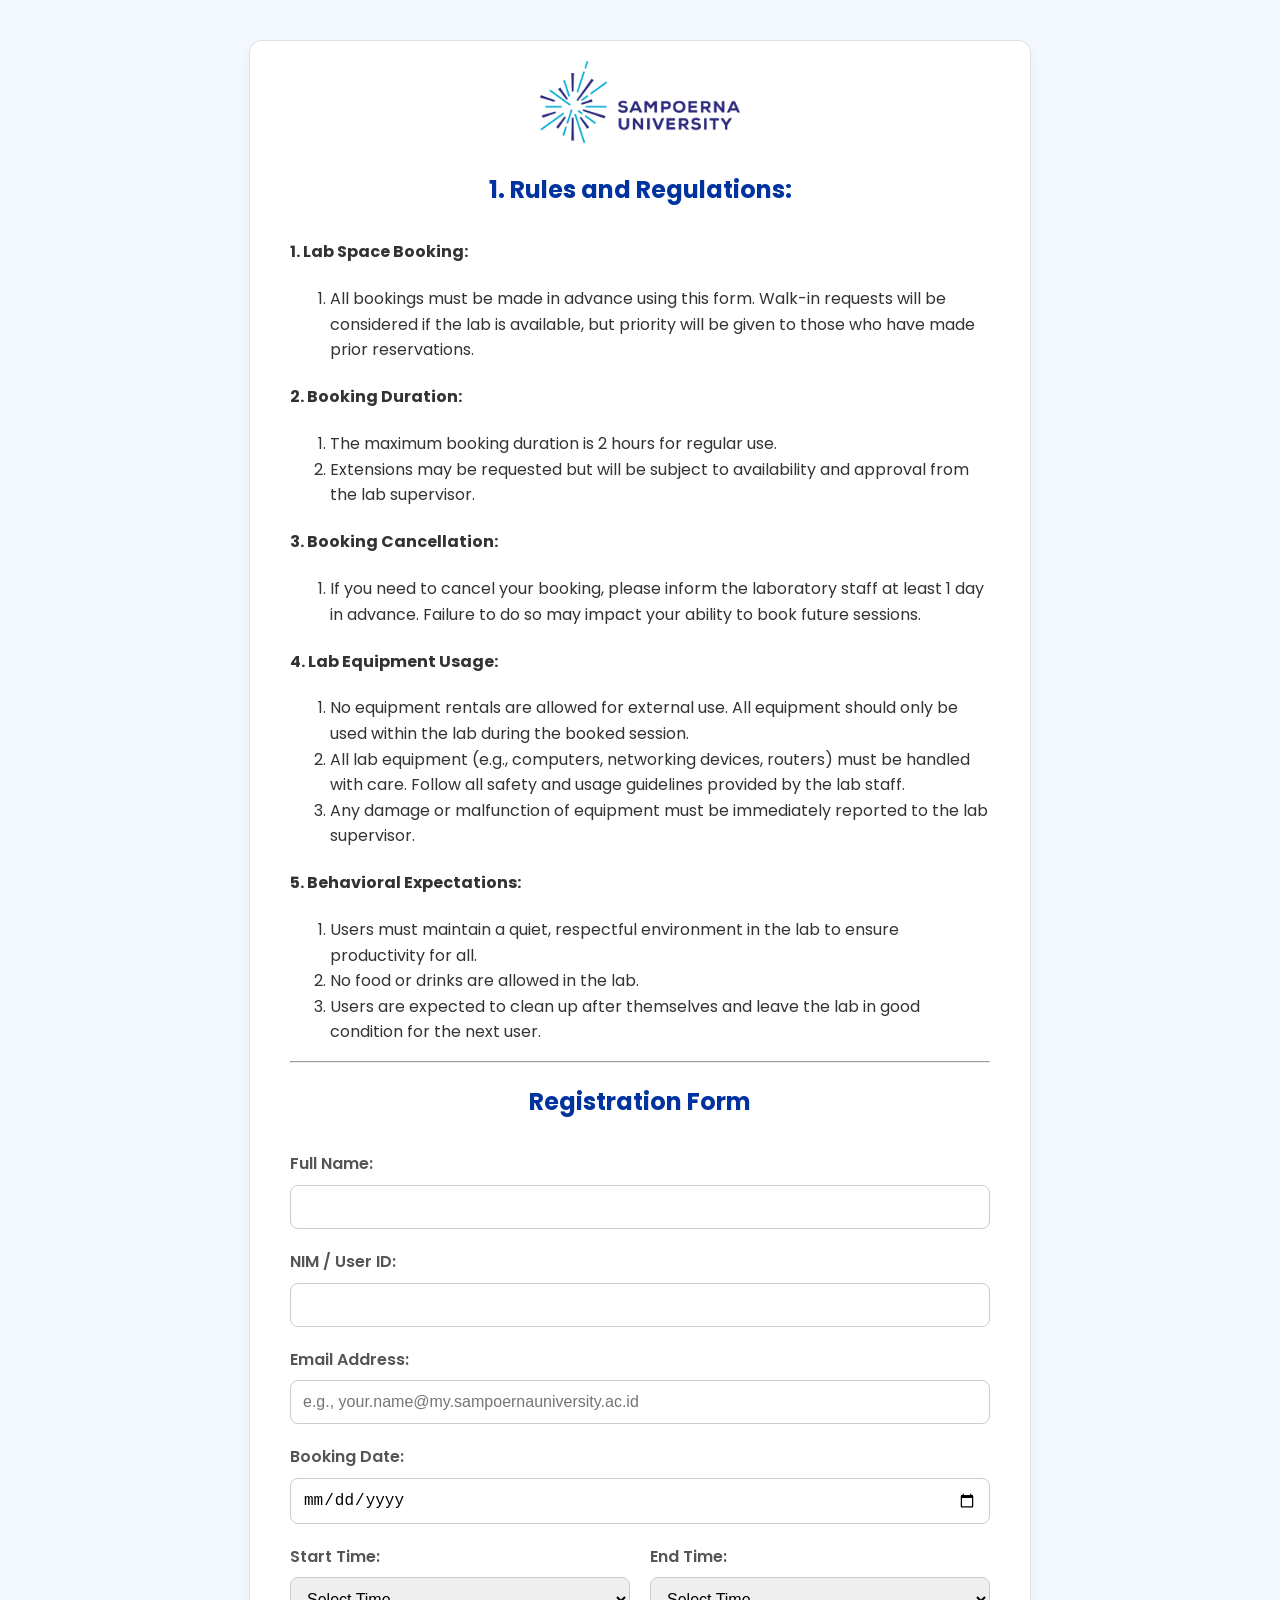
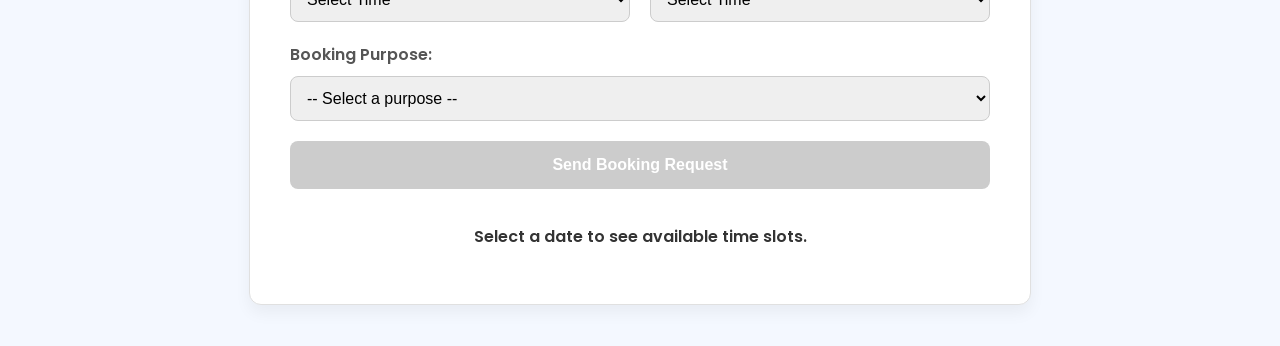
<file: Lab regist/index.html>
<!DOCTYPE html>
<html lang="en">
<head>
    <meta charset="UTF-8">
    <meta name="viewport" content="width=device-width, initial-scale=1.0">
    <title>Lab Booking Form - Sampoerna University</title>
    <link rel="stylesheet" href="style.css">
</head>
<body>
    <div class="container">
        <div class="logo-container">
            <img src="static/Sampoerna-University-koleksilogo.com_GKL14.png" alt="Sampoerna University Logo">
        </div>

        <div class="rules">
            <h2>1. Rules and Regulations:</h2>
            <h4>1. Lab Space Booking:</h4>
            <ol><li>All bookings must be made in advance using this form. Walk-in requests will be considered if the lab is available, but priority will be given to those who have made prior reservations.</li></ol>
            <h4>2. Booking Duration:</h4>
            <ol>
                <li>The maximum booking duration is 2 hours for regular use.</li>
                <li>Extensions may be requested but will be subject to availability and approval from the lab supervisor.</li>
            </ol>
            <h4>3. Booking Cancellation:</h4>
            <ol><li>If you need to cancel your booking, please inform the laboratory staff at least 1 day in advance. Failure to do so may impact your ability to book future sessions.</li></ol>
            <h4>4. Lab Equipment Usage:</h4>
            <ol>
                <li>No equipment rentals are allowed for external use. All equipment should only be used within the lab during the booked session.</li>
                <li>All lab equipment (e.g., computers, networking devices, routers) must be handled with care. Follow all safety and usage guidelines provided by the lab staff.</li>
                <li>Any damage or malfunction of equipment must be immediately reported to the lab supervisor.</li>
            </ol>
            <h4>5. Behavioral Expectations:</h4>
            <ol>
                <li>Users must maintain a quiet, respectful environment in the lab to ensure productivity for all.</li>
                <li>No food or drinks are allowed in the lab.</li>
                <li>Users are expected to clean up after themselves and leave the lab in good condition for the next user.</li>
            </ol>
        </div>
        <hr>

        <h2>Registration Form</h2>
        <form id="bookingForm" novalidate>
            <label for="nama">Full Name:</label>
            <input type="text" id="nama" name="nama" required pattern="[A-Za-z\s]+">
            
            <label for="idPengguna">NIM / User ID:</label>
            <input type="tel" id="idPengguna" name="idPengguna" required pattern="[0-9]+">
            
            <label for="emailPengguna">Email Address:</label>
            <input type="email" id="emailPengguna" name="emailPengguna" required placeholder="e.g., your.name@my.sampoernauniversity.ac.id">
            
            <label for="tanggalBooking">Booking Date:</label>
            <input type="date" id="tanggalBooking" name="tanggalBooking" required>
            
            <div class="time-container">
                <div>
                    <label for="waktuMulai">Start Time:</label>
                    <select id="waktuMulai" name="waktuMulai" required></select>
                </div>
                <div>
                    <label for="waktuSelesai">End Time:</label>
                    <select id="waktuSelesai" name="waktuSelesai" required></select>
                </div>
            </div>

            <label for="bookingPurpose">Booking Purpose:</label>
            <select id="bookingPurpose" name="bookingPurpose" required>
                <option value="">-- Select a purpose --</option>
                <option value="Class Related">Class Related</option>
                <option value="Research">Research</option>
                <option value="Other">Other</option>
            </select>

            <div id="other-purpose-container" class="hidden">
                <label for="otherPurpose">Please specify other purpose:</label>
                <input type="text" id="otherPurpose" name="otherPurpose">
            </div>
            
            <button type="submit" id="submitButton" disabled>Send Booking Request</button>
        </form>
        <div id="statusMessage">Select a date to see available time slots.</div>
    </div>
    <script src="script.js"></script>
</body>
</html>
</file>
<file: Lab regist/style.css>
@import url('https://fonts.googleapis.com/css2?family=Poppins:wght@400;600&display=swap');

body {
    font-family: 'Poppins', sans-serif;
    background-color: #f4f8ff; /* Latar belakang biru sangat muda */
    color: #333;
    line-height: 1.6;
    margin: 0;
    padding: 20px;
}
.container {
    max-width: 700px;
    margin: 20px auto;
    background-color: #fff;
    padding: 20px 40px 40px 40px;
    border-radius: 12px;
    box-shadow: 0 8px 16px rgba(0, 0, 0, 0.05);
    border: 1px solid #e0e0e0;
}
.logo-container {
    text-align: center;
    margin-bottom: 20px;
}
.logo-container img {
    max-width: 200px;
}
h2 {
    text-align: center;
    color: #0033A0; /* Biru Sampoerna */
    margin-bottom: 30px;
}
form label {
    display: block;
    margin-bottom: 8px;
    font-weight: 600;
    color: #555;
}
form input, form select {
    width: 100%;
    padding: 12px;
    margin-bottom: 20px;
    border: 1px solid #ccc;
    border-radius: 8px;
    box-sizing: border-box;
    font-size: 16px;
    transition: border-color 0.3s;
}
form input:focus, form select:focus {
    outline: none;
    border-color: #0033A0;
}
form button {
    width: 100%;
    padding: 15px;
    background: linear-gradient(90deg, #0033A0, #0055D4);
    color: white;
    border: none;
    border-radius: 8px;
    font-size: 16px;
    font-weight: bold;
    cursor: pointer;
    transition: transform 0.2s;
}
form button:hover {
    transform: translateY(-2px);
    box-shadow: 0 4px 10px rgba(0, 51, 160, 0.3);
}
form button:disabled {
    background: #ccc;
    cursor: not-allowed;
    transform: none;
    box-shadow: none;
}
#statusMessage {
    margin-top: 20px;
    padding: 15px;
    border-radius: 8px;
    text-align: center;
    font-weight: 600;
}
.status-sukses { background-color: #e6f7ff; color: #0055D4; }
.status-gagal { background-color: #ffe6e6; color: #D4002A; }
.time-container { display: flex; justify-content: space-between; gap: 20px; }
.time-container > div { width: 100%; }
/* Tambahkan ini di akhir file style.css Anda */
#other-purpose-container.hidden {
    display: none;
}
</file>
